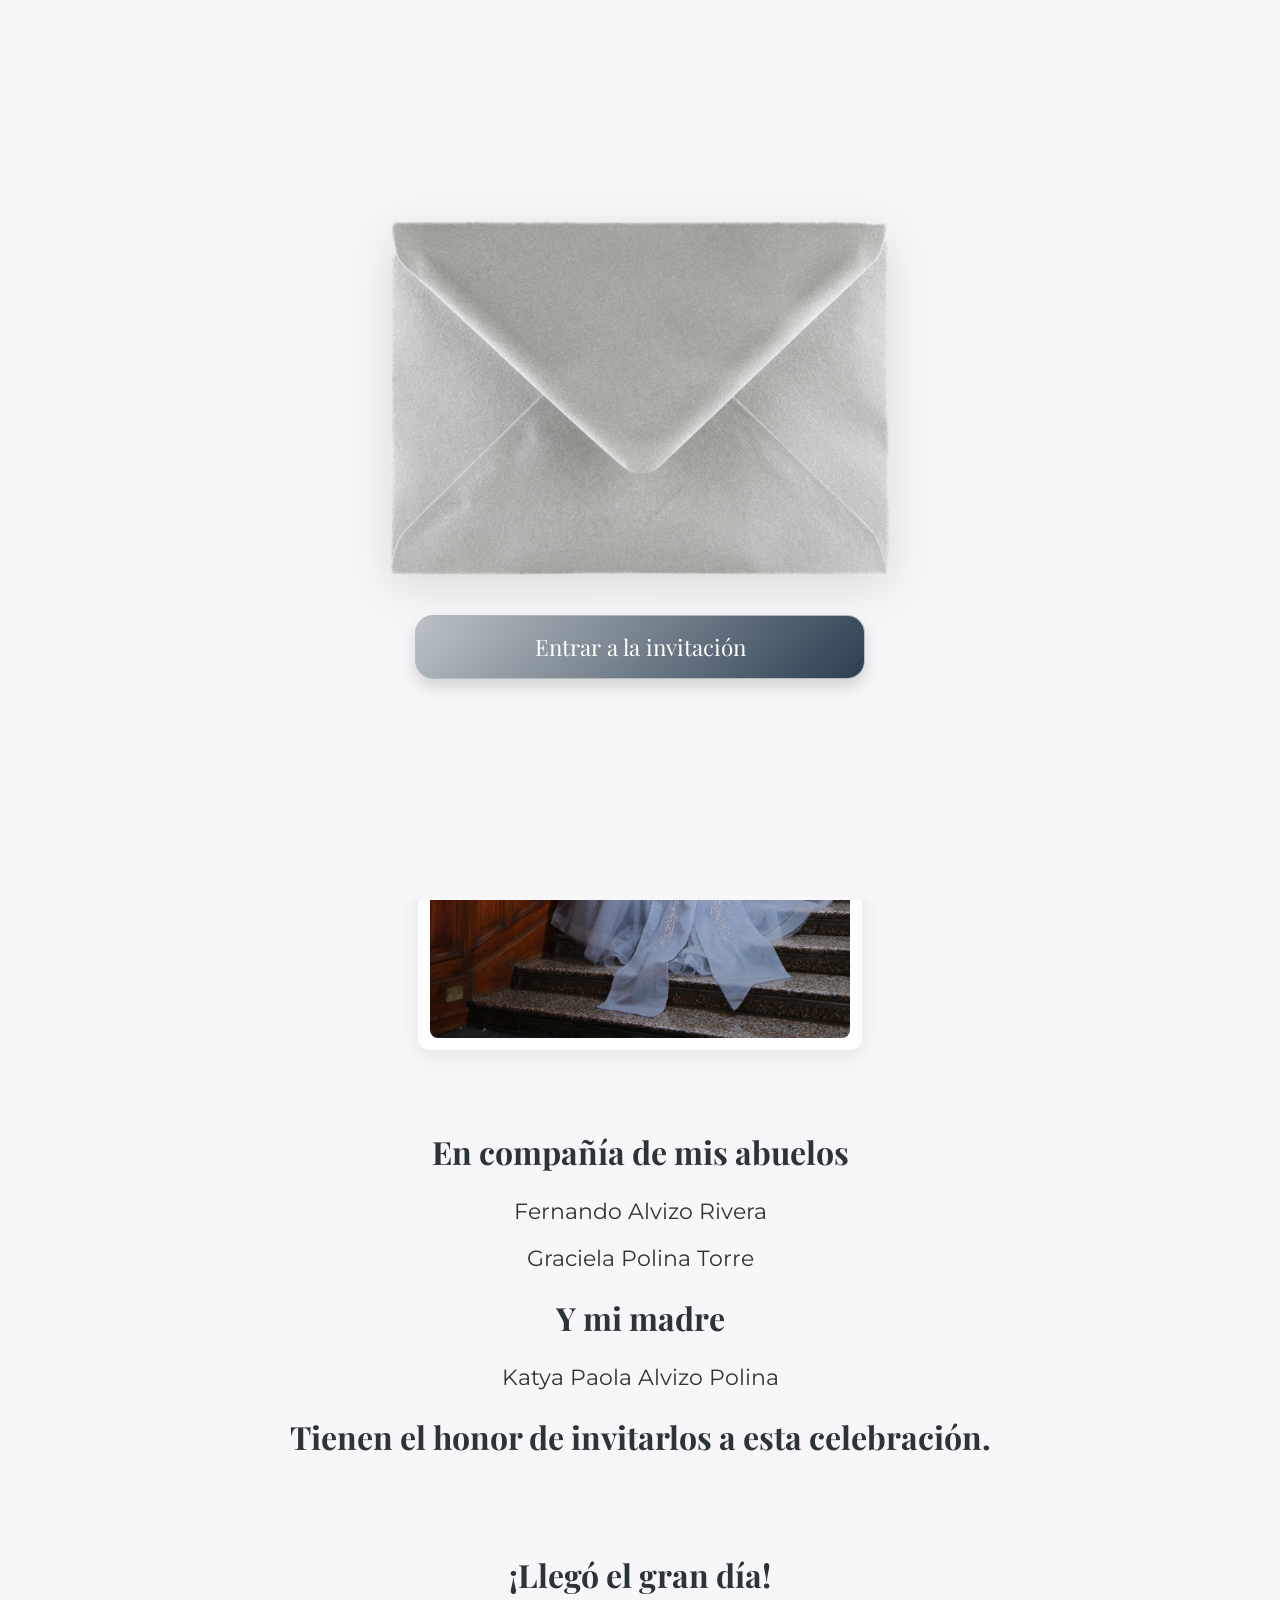
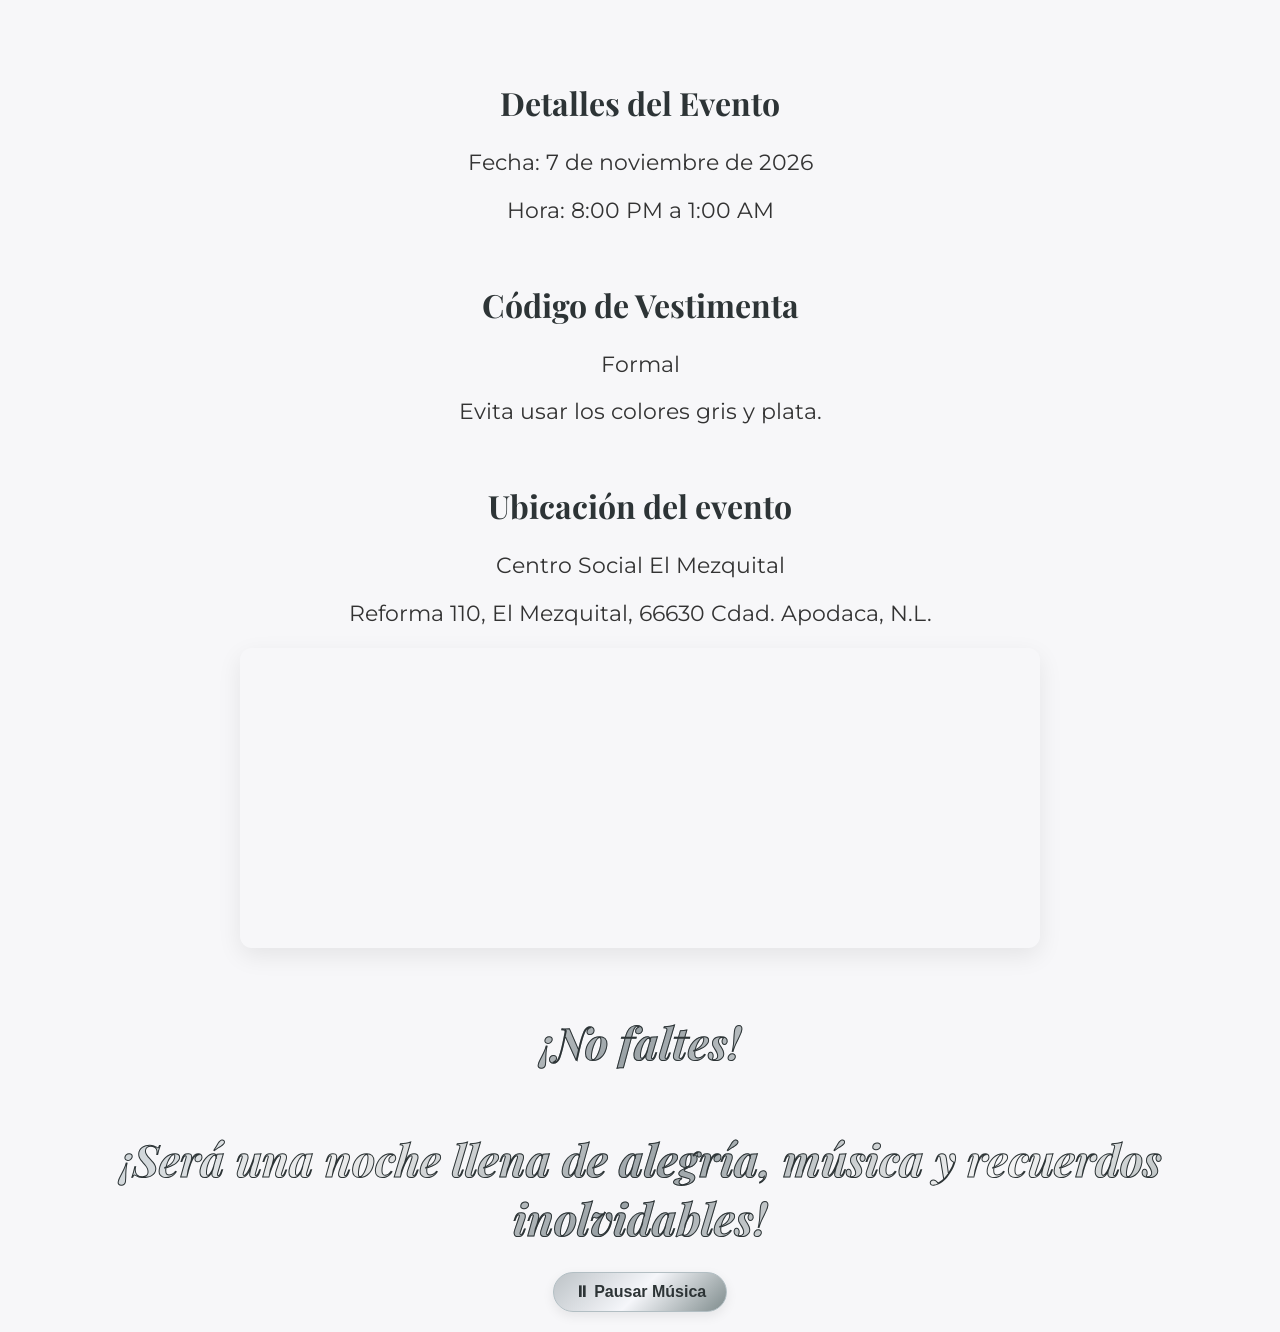
<file: index.html>
<!DOCTYPE html>
<html lang="es">
<head>
    <meta charset="UTF-8">
    <meta name="viewport" content="width=device-width, initial-scale=1.0">
    <title>Mis XV Años - Hanna Valentina</title>
    
    <link rel="stylesheet" href="estilos.css">
</head>
<body>
    <div class="fixed-background"></div>

    <!-- Cortinilla / Overlay de Bienvenida -->
    <div id="intro-overlay">
        <div class="envelope-container">
            <img src="Sobre_plata.png" alt="Sobre de invitación" class="envelope-img">
        </div>
        <button id="btn-entrar">Entrar a la invitación</button>
    </div>

    <!-- Contenido Principal -->
    <main>
        <div class="header-portada">
            <h1 class="linea-texto">Mis</h1>
            <h3 class="linea-xv">XV</h3>
            <h1 class="linea-texto">Años</h1>
            <h4 class="linea-nombre">Hanna Valentina</h4>
        </div>

        <!-- Galería de Fotos -->
        <div class="galeria-seccion">
            <div class="galeria-masonry">
                <div class="foto-card">
                    <img src="Foto_Hanna.jpg" alt="Hanna Valentina en sesión de XV años">        
                </div>
            </div>
        </div>

        <div>
            <h2>En compañía de mis abuelos</h2>
            <p>Fernando Alvizo Rivera</p>
            <p>Graciela Polina Torre</p>
            <h5>Y mi madre</h5>
            <p>Katya Paola Alvizo Polina</p>
            <h5>Tienen el honor de invitarlos a esta celebración.</h5>
        </div>

        <!-- Cuenta Regresiva -->
        <div class="countdown">
            <div class="time-box"><span id="days">00</span>Días</div>
            <div class="time-box"><span id="hours">00</span>Horas</div>
            <div class="time-box"><span id="minutes">00</span>Min</div>
            <div class="time-box"><span id="seconds">00</span>Seg</div>
        </div>

        <div>
            <h2>Detalles del Evento</h2>
            <p>Fecha: 7 de noviembre de 2026</p>
            <p>Hora: 8:00 PM a 1:00 AM</p>
        </div>

        <!-- Código de Vestimenta -->
        <div class="dress-code-container">
            <h2>Código de Vestimenta</h2>
            <p class="dress-tipo">Formal</p>
            <p class="dress-restriccion">Evita usar los colores gris y plata.</p>
        </div>

        <!-- Mapa / Ubicación -->
        <div class="mapa-container">
            <h2>Ubicación del evento</h2>
            <p>Centro Social El Mezquital</p>
            <p>Reforma 110, El Mezquital, 66630 Cdad. Apodaca, N.L.</p>
            <iframe src="https://www.google.com/maps/embed?pb=!1m18!1m12!1m3!1d224.58388995606197!2d-100.2400361!3d25.759256999999998!2m3!1f0!2f0!3f0!3m2!1i1024!2i768!4f13.1!3m3!1m2!1s0x8662eb43aad78e09%3A0x9faaa9dce033d15d!2sCentro%20Social%20El%20Mezquital!5e0!3m2!1ses-419!2smx!4v1792479428006!5m2!1ses-419!2smx" width="600" height="450" style="border:0;" allowfullscreen="" loading="lazy" referrerpolicy="strict-origin-when-cross-origin"></iframe>
        </div>

        <div>
            <h4>¡No faltes!</h4>
            <h4>¡Será una noche llena de alegría, música y recuerdos inolvidables!</h4>
        </div>         

        <!-- Reproductor de Audio -->
        <audio id="bg-music" loop>
            <source src="ArianaGrandeGhostin.mp3" type="audio/mp3">
            Tu navegador no soporta audio.
        </audio>
        <button class="music-btn" id="music-control">⏸ Pausar Música</button>
    </main>

    <!-- Script JS al final del body -->
    <script src="Hola2.js"></script>
</body>
</html>
</file>
<file: estilos.css>
@import url('https://fonts.googleapis.com/css2?family=Montserrat:wght@300;400;600&family=Playfair+Display:ital,wght@0,600;1,400&display=swap');

/* --- ESTILOS BASE --- */
body {
    font-family: 'Montserrat', sans-serif;
    background-color: #f7f7f9; 
    color: #333333;
    text-align: center;
    margin: 0;
    padding: 20px;
}

/* --- CABECERA DE PORTADA UNIFICADA --- */
.header-portada {
    text-align: center;
    padding: 30px 15px;
    display: flex;
    flex-direction: column;
    align-items: center;
    gap: 0; /* Controlamos la distancia exacta con los márgenes individuales */
}

/* Aplica para "¡Mis" y "años!" */
.linea-texto {
    margin: 0;
    line-height: 1.1;
}

/* Aplica específicamente para el "XV" grande central */
.linea-xv {
    font-size: 6rem; /* Tamaño imponente pero bien proporcionado */
    margin: 5px 0;   /* Distancia exacta superior e inferior */
    line-height: 0.95; 
}

/* Aplica para "Hanna Valentina" */
.linea-nombre {
    margin-top: 15px;
    line-height: 1.1;
}
/* --- TÍTULOS CON DEGRADADO (h1 y h3) --- */
h1, h3, h4 {
    font-family: 'Playfair Display', serif;
    font-style: italic;
    background: linear-gradient(135deg, #bcc6cc 0%, #eee 25%, #9aa2a6 50%, #f6f6f6 75%, #8a9597 100%);
    -webkit-background-clip: text;
    background-clip: text; 
    -webkit-text-fill-color: transparent;
    font-weight: bold;
    margin-bottom: 5px;
}
p {
    font-size: 1.35rem; /* 👈 Aumenta o disminuye este valor según prefieras */
    -webkit-text-stroke: 1px #f7f7f9; /* Reduje sutilmente el trazo a 1px para que el texto luzca más nítido y legible */
    paint-order: stroke fill;
}
h1 {
    font-size: 3rem;
    /* Agregamos estas dos líneas para el borde */
    -webkit-text-stroke: 1px #2d3436; /* El grosor y el color que pediste */
    paint-order: stroke fill;       /* Asegura que el borde no tape el relleno de la letra */
 }
h3 { font-size: 10rem;
-webkit-text-stroke: 1px #2d3436; /* El grosor y el color que pediste */
    paint-order: stroke fill;       /* Asegura que el borde no tape el relleno de la letra */
 }
h4 { font-size: 2.75rem;
-webkit-text-stroke: 1px #2d3436; /* El grosor y el color que pediste */
    paint-order: stroke fill;       /* Asegura que el borde no tape el relleno de la letra */
 }

/* --- TÍTULOS DE SECCIÓN UNIFICADOS (h2) --- */
h2 {
    font-family: 'Playfair Display', serif;
    font-size: 2rem;
    color: #2d3436;
    margin-top: 60px;   /* 👈 Espacio amplio antes de que empiece la sección */
    margin-bottom: 25px; /* 👈 Espacio entre el título y el contenido que le sigue */
    -webkit-text-stroke: 1px #f7f7f9;
    paint-order: stroke fill;
}
h5 {
    font-family: 'Playfair Display', serif;
    font-size: 2rem;
    color: #2d3436;
    margin-top: 25px;   /* 👈 Espacio amplio antes de que empiece la sección */
    margin-bottom: 25px; /* 👈 Espacio entre el título y el contenido que le sigue */
    -webkit-text-stroke: 1px #f7f7f9;
    paint-order: stroke fill;
}

/* --- ESTILOS INTRO (SOBRE + BOTÓN) --- */
#intro-overlay {
    position: fixed; top: 0; left: 0; width: 100%; height: 100%;
    background-color: #f7f7f9; display: flex; flex-direction: column; 
    justify-content: center; align-items: center; gap: 40px; 
    z-index: 9999; transition: opacity 0.8s ease, visibility 0.8s ease;
    padding: 20px; box-sizing: border-box;
}

.envelope-container { max-width: 500px; width: 85%; display: flex; justify-content: center; }
.envelope-img { width: 100%; height: auto; filter: drop-shadow(0px 12px 24px rgba(0,0,0,0.12)); }

#btn-entrar {
    background: linear-gradient(135deg, #bdc3c7 0%, #2c3e50 100%);
    color: #ffffff; border: 1px solid #b2bec3; padding: 16px 50px;
    font-size: 1.4rem; font-family: 'Playfair Display', serif; 
    border-radius: 18px; cursor: pointer;
    box-shadow: 0 8px 16px rgba(0,0,0,0.15);
    transition: all 0.3s ease; width: 85%; max-width: 450px;
}

#btn-entrar:hover { background: linear-gradient(135deg, #c8d6e5 0%, #34495e 100%); transform: translateY(-2px); }
.fade-out { opacity: 0; visibility: hidden; }

/* --- BOTÓN MÚSICA --- */
.music-btn {
    background: linear-gradient(135deg, #bdc3c7 0%, #f5f6fa 50%, #7f8c8d 100%);
    color: #2d3436;
    border: 1px solid #b2bec3;
    padding: 10px 20px;
    font-size: 1rem;
    cursor: pointer;
    border-radius: 20px;
    font-weight: bold;
    margin-top: 20px;
    box-shadow: 0 4px 12px rgba(0,0,0,0.08);
    transition: transform 0.2s;
}

/* --- NUEVA CAPA DE FONDO FIJO --- */
.fixed-background {
    position: fixed;
    top: 0;
    left: 0;
    width: 100%;
    height: 100%;
    z-index: -1; /* Esto la envía al fondo de todo */
    background-image: url('background.jpg');
    background-position: center center;
    background-repeat: no-repeat;
    background-size: cover; /* Aquí funcionará bien porque no depende del body */
}

/* --- RESTO DE COMPONENTES --- */
/* Contenedor del contador */
.countdown { 
    display: flex; 
    justify-content: center; 
    align-items: center;
    gap: 12px; /* Espacio uniforme entre círculos */
    margin: 35px auto; 
    width: 100%; 
    max-width: 380px; 
}

/* Círculo del contador con dimensiones fijas proporcionales */
.time-box {
    background: #ffffff; 
    border-radius: 50%; 
    
    /* 👇 Forzamos un ancho y alto idéntico para que NUNCA se deformen */
    width: 75px;
    height: 75px;
    
    display: flex;
    flex-direction: column;
    justify-content: center;
    align-items: center;
    padding: 0;
    
    color: #777777; 
    font-size: 0.75rem; /* Tamaño para 'Días', 'Horas', etc. */
    
    /* Borde delgado con degradado plateado */
    border: 2px solid transparent; 
    background-image: linear-gradient(#ffffff, #ffffff), 
                      linear-gradient(120deg, #999 0%, #fff 25%, #aaa 50%, #fff 75%, #888 100%);
    background-origin: border-box; 
    background-clip: padding-box, border-box;
    
    box-shadow: 0 4px 12px rgba(0,0,0,0.06);
    flex-shrink: 0; /* Evita que se encojan o deformen */
}

/* Números principales dentro del círculo */
.time-box span { 
    display: block; 
    font-size: 1.5rem; /* Tamaño equilibrado para que no rebase el círculo */
    font-weight: bold; 
    color: #2d3436; 
    line-height: 1;
    margin-bottom: 2px;
}

.mapa-container { 
    max-width: 480px; 
    width: 85%; 
    margin: 60px auto; /* 👈 Mayor separación para la sección del mapa */
}
.mapa-container iframe { width: 100%; height: 300px; border: none; border-radius: 12px; box-shadow: 0 8px 24px rgba(0, 0, 0, 0.08); }

/* --- GALERÍA CENTRADA Y MÁS GRANDE --- */
.galeria-seccion { max-width: 500px; width: 90%; margin: 40px auto; }

.galeria-masonry { 
    display: flex;             /* Convierte el contenedor en una caja flexible */
    justify-content: center;   /* Centra los elementos horizontalmente */
    width: 100%; 
}

.foto-card { 
    width: 100%; 
    max-width: 420px;          /* Define qué tan grande se verá la foto (puedes subir o bajar este número) */
    margin-bottom: 20px;
    background: rgba(255, 255, 255, 0.7); 
    padding: 12px; 
    border-radius: 12px;
    box-shadow: 0 6px 20px rgba(0,0,0,0.08); 
    backdrop-filter: blur(5px);
}

.foto-card img { width: 100%; height: auto; border-radius: 8px; display: block; }


/* --- RESPONSIVE PARA PC --- */
@media screen and (min-width: 768px) {
    h1 { font-size: 4rem; margin-top: 40px; }
    .galeria-seccion { max-width: 800px; }
    .galeria-masonry { 
        display: grid; 
        grid-template-columns: repeat(auto-fit, minmax(250px, 1fr)); 
        gap: 30px; 
        justify-content: center;
        justify-items: center;
    }
    .countdown { max-width: 800px; }
    .mapa-container { max-width: 800px; }
    
    /* Restauramos el efecto fixed solo en pantallas grandes */
    body { background-attachment: fixed; }
}
</file>
